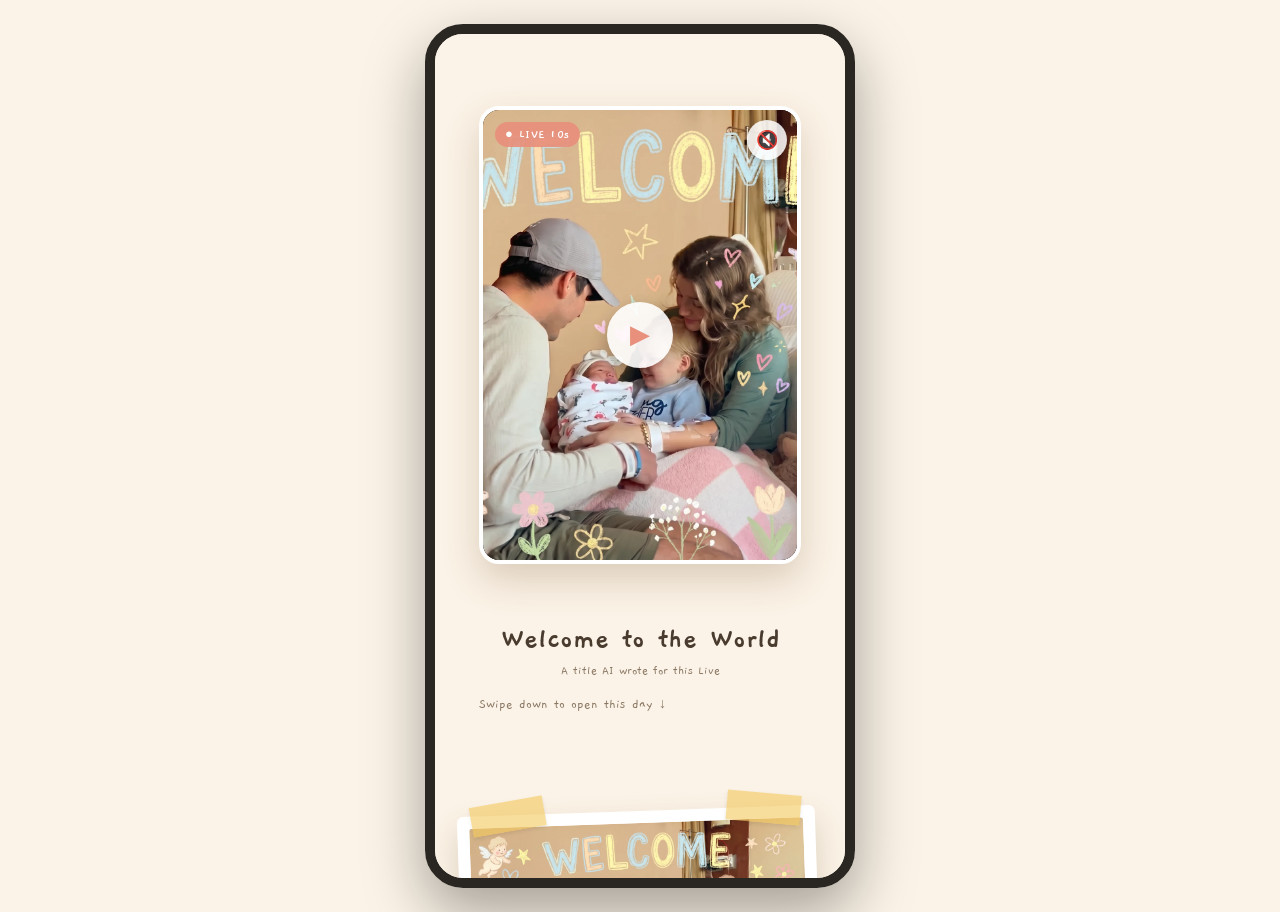
<file: index.html>
<!DOCTYPE html>
<html lang="en">
<head>
<meta charset="UTF-8" />
<meta name="viewport" content="width=device-width, initial-scale=1.0, viewport-fit=cover" />
<title>Moment · Memory Card</title>
<link rel="preconnect" href="https://fonts.googleapis.com" />
<link rel="preconnect" href="https://fonts.gstatic.com" crossorigin />
<link href="https://fonts.googleapis.com/css2?family=Gaegu:wght@400;700&family=Caveat:wght@400;600;700&display=swap" rel="stylesheet" />
<link rel="stylesheet" href="styles.css?v=7" />
</head>
<body>

<!-- decorative stickers (generated by the AI UI auto-design module: newborn · spring · tender theme) -->
<div class="bg-decor" aria-hidden="true">
  <span class="decor d-star"  style="--x:8%;  --d:0s;   --s:1;">✦</span>
  <span class="decor d-cloud" style="--x:78%; --d:3s;   --s:1.2;">☁︎</span>
  <span class="decor d-heart" style="--x:22%; --d:6s;   --s:.9;">❤︎</span>
  <span class="decor d-star"  style="--x:64%; --d:9s;   --s:.8;">✦</span>
  <span class="decor d-dot"   style="--x:42%; --d:1.5s; --s:1;">•</span>
  <span class="decor d-foot"  style="--x:88%; --d:4.5s; --s:1;">👣</span>
</div>

<main class="card">

  <!-- ① Hero: 10s Live + AI title -->
  <section class="module live-module">
    <div class="live-frame">
      <video id="liveVideo" class="live-video"
             playsinline loop muted
             poster="assets/hero.jpg"
             preload="metadata">
        <source src="assets/live.mp4" type="video/mp4" />
      </video>
      <div class="live-badge">● LIVE 10s</div>
      <button id="soundBtn" class="sound-btn" aria-label="toggle sound">🔇</button>
      <button id="playBtn" class="play-overlay" aria-label="play">▶</button>
    </div>
    <!-- AI title: short phrase, ≤4 words -->
    <h1 class="ai-title">Welcome to the World</h1>
    <p class="ai-title-sub">A title AI wrote for this Live</p>
    <div class="scroll-hint">Swipe down to open this day ↓</div>
  </section>

  <!-- ② Cover photo -->
  <section class="cover">
    <div class="cover-frame">
      <img src="assets/hero.jpg" alt="Welcome — family of 4" class="cover-img" />
      <div class="cover-tape tape-l"></div>
      <div class="cover-tape tape-r"></div>
    </div>
    <div class="cover-meta">
      <span class="brandlet">Moment</span>
      <span class="cover-date">August 2024</span>
    </div>
  </section>

  <!-- ③ Audio: fun voice highlights -->
  <section class="module audio-module">
    <div class="m-label">🎙 What everyone's saying</div>
    <div class="bubbles">
      <div class="bubble b-them" data-src="assets/clips/line1.mp3">
        <span class="bub-play">▶</span>I have someone for you to meet, baby ♡
      </div>
      <div class="bubble b-me" data-src="assets/clips/line2.mp3">
        <span class="bub-play">▶</span>You want to get cozy? You can hold her
      </div>
      <div class="bubble b-them" data-src="assets/clips/line3.mp3">
        <span class="bub-play">▶</span>Good job, Ezra — she loves it!
      </div>
      <div class="bubble b-me" data-src="assets/clips/line4.mp3">
        <span class="bub-play">▶</span>Hi, beautiful boy — Mommy missed you today
      </div>
      <div class="bubble b-them" data-src="assets/clips/line5.mp3">
        <span class="bub-play">▶</span>Who's that? Your best friend?
      </div>
    </div>
    <!-- hidden player: plays the per-line clip files -->
    <audio id="clipAudio" preload="none"></audio>
  </section>

  <!-- ④ Text: AI first-person memory story -->
  <section class="module poem-module">
    <div class="m-label">✍ The story of this day</div>
    <div class="poem-paper">
      <p class="poem">
        Ezra reached out with both arms, and we all went quiet as we lowered her in. He'd been asking to hold her since morning. Somehow this tiny person settled against his chest like she already knew him, and his whole face changed — careful, proud, a little scared. "She loves it," someone whispered. The room was warm and bright and full of us. Four now. He didn't want to let go.
      </p>
      <div class="poem-sign">—— by Moment AI</div>
    </div>
  </section>

  <!-- ⑤ Brand + AI auto-design note -->
  <footer class="card-footer">
    <div class="brand">Moment</div>
    <div class="brand-tag">Capturing every moment worth keeping</div>
  </footer>

</main>

<script src="app.js?v=7"></script>
</body>
</html>
</file>
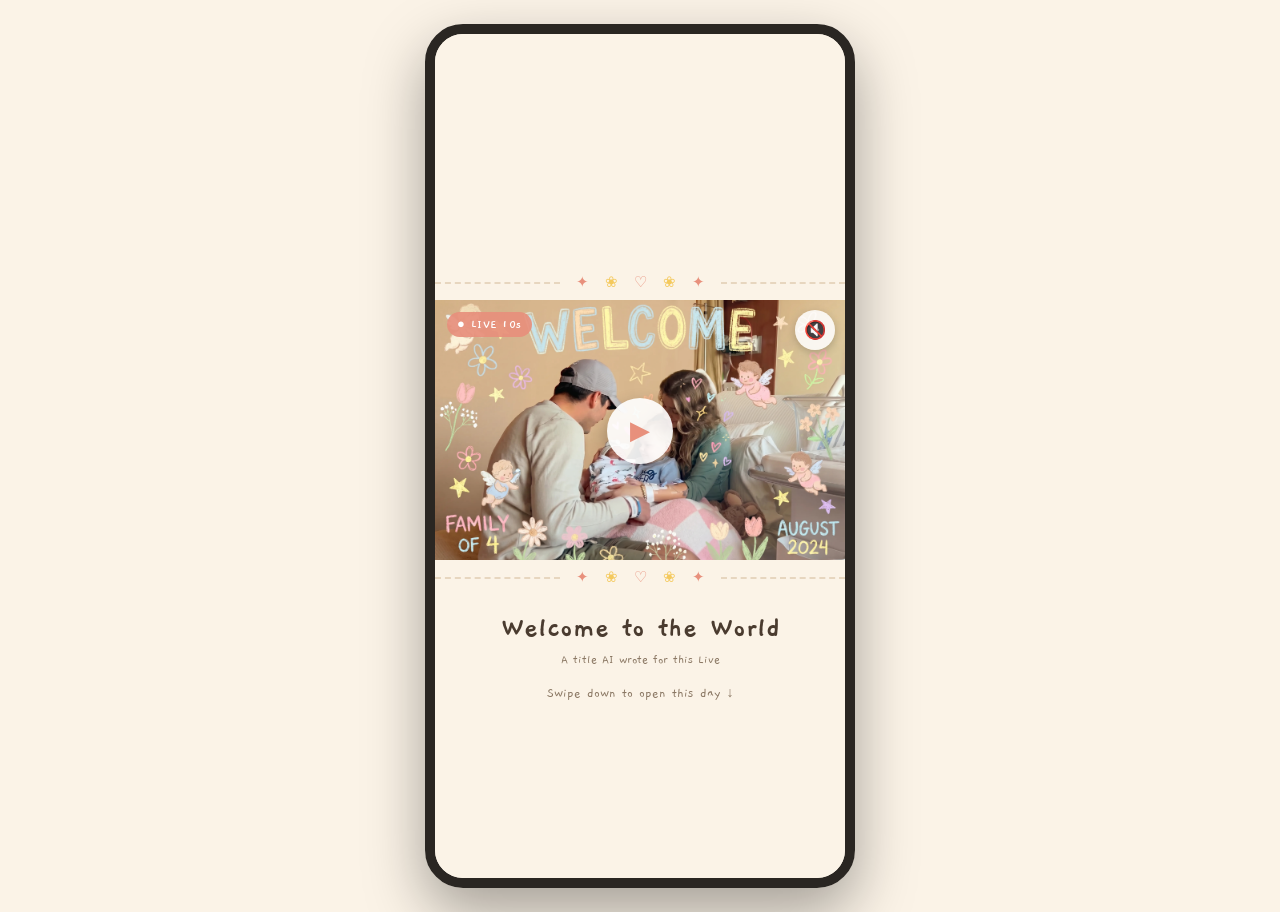
<file: wide/index.html>
<!DOCTYPE html>
<html lang="en">
<head>
<meta charset="UTF-8" />
<meta name="viewport" content="width=device-width, initial-scale=1.0, viewport-fit=cover" />
<title>Moment · Memory Card</title>
<link rel="preconnect" href="https://fonts.googleapis.com" />
<link rel="preconnect" href="https://fonts.gstatic.com" crossorigin />
<link href="https://fonts.googleapis.com/css2?family=Gaegu:wght@400;700&family=Caveat:wght@400;600;700&display=swap" rel="stylesheet" />
<link rel="stylesheet" href="styles.css?v=7" />
</head>
<body>

<!-- decorative stickers (generated by the AI UI auto-design module: newborn · spring · tender theme) -->
<div class="bg-decor" aria-hidden="true">
  <span class="decor d-star"  style="--x:8%;  --d:0s;   --s:1;">✦</span>
  <span class="decor d-cloud" style="--x:78%; --d:3s;   --s:1.2;">☁︎</span>
  <span class="decor d-heart" style="--x:22%; --d:6s;   --s:.9;">❤︎</span>
  <span class="decor d-star"  style="--x:64%; --d:9s;   --s:.8;">✦</span>
  <span class="decor d-dot"   style="--x:42%; --d:1.5s; --s:1;">•</span>
  <span class="decor d-foot"  style="--x:88%; --d:4.5s; --s:1;">👣</span>
</div>

<main class="card">

  <!-- ① Hero: 10s Live + AI title -->
  <section class="module live-module">
    <div class="live-hero">
      <!-- 上花边：与绘本风格契合的装饰 -->
      <div class="live-edge live-edge-top" aria-hidden="true">
        <span>✦</span><span>❀</span><span>♡</span><span>❀</span><span>✦</span>
      </div>
      <div class="live-frame">
        <video id="liveVideo" class="live-video"
               playsinline loop muted
               poster="assets/hero.jpg"
               preload="metadata">
          <source src="assets/live.mp4" type="video/mp4" />
        </video>
        <div class="live-badge">● LIVE 10s</div>
        <button id="soundBtn" class="sound-btn" aria-label="toggle sound">🔇</button>
        <button id="playBtn" class="play-overlay" aria-label="play">▶</button>
      </div>
      <!-- 下花边 -->
      <div class="live-edge live-edge-bottom" aria-hidden="true">
        <span>✦</span><span>❀</span><span>♡</span><span>❀</span><span>✦</span>
      </div>
      <!-- AI title: short phrase, ≤4 words -->
      <div class="live-caption">
        <h1 class="ai-title">Welcome to the World</h1>
        <p class="ai-title-sub">A title AI wrote for this Live</p>
        <div class="scroll-hint">Swipe down to open this day ↓</div>
      </div>
    </div>
  </section>

  <!-- ② Cover photo -->
  <section class="cover">
    <div class="cover-frame">
      <img src="assets/hero.jpg" alt="Welcome — family of 4" class="cover-img" />
      <div class="cover-tape tape-l"></div>
      <div class="cover-tape tape-r"></div>
    </div>
    <div class="cover-meta">
      <span class="brandlet">Moment</span>
      <span class="cover-date">August 2024</span>
    </div>
  </section>

  <!-- ③ Audio: fun voice highlights -->
  <section class="module audio-module">
    <div class="m-label">🎙 What everyone's saying</div>
    <div class="bubbles">
      <div class="bubble b-them" data-src="assets/clips/line1.mp3">
        <span class="bub-play">▶</span>I have someone for you to meet, baby ♡
      </div>
      <div class="bubble b-me" data-src="assets/clips/line2.mp3">
        <span class="bub-play">▶</span>You want to get cozy? You can hold her
      </div>
      <div class="bubble b-them" data-src="assets/clips/line3.mp3">
        <span class="bub-play">▶</span>Good job, Ezra — she loves it!
      </div>
      <div class="bubble b-me" data-src="assets/clips/line4.mp3">
        <span class="bub-play">▶</span>Hi, beautiful boy — Mommy missed you today
      </div>
      <div class="bubble b-them" data-src="assets/clips/line5.mp3">
        <span class="bub-play">▶</span>Who's that? Your best friend?
      </div>
    </div>
    <!-- hidden player: plays the per-line clip files -->
    <audio id="clipAudio" preload="none"></audio>
  </section>

  <!-- ④ Text: AI healing poem -->
  <section class="module poem-module">
    <div class="m-label">✍ A little poem for you</div>
    <div class="poem-paper">
      <p class="poem">
        On a March morning, you gently arrived<br/>
        Tiny hands holding the whole wide world<br/>
        Mommy's arms — your very first ocean<br/>
        Daddy's shoulders, shielding you from the wind<br/>
        From today on, we are all your home
      </p>
      <div class="poem-sign">—— by Moment AI</div>
    </div>
  </section>

  <!-- ⑤ Stylized photo: flat cartoon highlight frame -->
  <section class="module stylized-module">
    <div class="m-label">🎨 This frame, turned into art</div>
    <div class="polaroid">
      <div class="polaroid-img-wrap">
        <img src="assets/cover.png" alt="stylized highlight frame" class="polaroid-img" />
      </div>
      <div class="polaroid-cap">Flat cartoon style · highlight</div>
    </div>
  </section>

  <!-- ⑥ Brand + AI auto-design note -->
  <footer class="card-footer">
    <div class="brand">Moment</div>
    <div class="brand-tag">Capturing every moment worth keeping</div>

    <details class="ai-note">
      <summary>✨ This card was designed by AI, just for you</summary>
      <div class="ai-note-body">
        <div class="ai-row"><span>Scene</span><b>Newborn · Family</b></div>
        <div class="ai-row"><span>Time</span><b>Spring morning</b></div>
        <div class="ai-row"><span>Weather</span><b>Sunny ☀︎</b></div>
        <div class="ai-row"><span>Mood</span><b>Tender · Joyful</b></div>
        <div class="ai-row"><span>Style</span><b>Warm storybook + baby stickers</b></div>
      </div>
    </details>
  </footer>

</main>

<script src="app.js?v=7"></script>
</body>
</html>
</file>
<file: styles.css>
/* =========================================================
   Moment · 记忆卡片 H5  ——  竖屏 · 简洁绘本 / 儿童化风格
   覆盖 PRD「卡片功能」全部模块：
   首图(Live+AI标题) / 音频 / AI治愈短诗 / 风格化照片 / 品牌标识 / UI自动设计
   ========================================================= */

:root{
  /* 暖橘绘本色板（由 UI 自动设计模块依据「新生儿·春日·温柔」生成） */
  --paper:      #fbf3e7;
  --paper-2:    #f6e8d6;
  --ink:        #4a3b2f;
  --ink-soft:   #8a7763;
  --accent:     #e8907c;   /* 暖珊瑚 */
  --accent-2:   #f4c95d;   /* 奶油黄 */
  --sky:        #a9cbd6;   /* 柔蓝 */
  --line:       #e7d6bf;
  --card-w:     430px;

  --f-cute:  "Gaegu", "Comic Sans MS", "PingFang SC", sans-serif;
  --f-poem:  "Caveat", "Gaegu", "Segoe Script", cursive;
  --f-en:    "Gaegu", "Comic Sans MS", cursive;
}

*{ box-sizing:border-box; margin:0; padding:0; -webkit-tap-highlight-color:transparent; }

html,body{ background:var(--paper); }

body{
  font-family: var(--f-cute);
  color: var(--ink);
  display:flex;
  justify-content:center;
  min-height:100vh;
  /* 单一连续底色，无分层 */
  background: var(--paper);
}

/* ---------- 卡片主体（竖屏画布） ---------- */
.card{
  position:relative;
  width:100%;
  max-width:var(--card-w);
  background: var(--paper);     /* 连续单色，无条纹/渐变分层 */
  min-height:100vh;
  overflow:hidden;
  box-shadow:0 0 50px rgba(120,90,50,.18);
  padding-bottom:48px;
}

/* ---------- 飘落装饰贴纸（UI 自动设计：贴纸层） ---------- */
.bg-decor{ position:fixed; inset:0; pointer-events:none; z-index:5;
  max-width:var(--card-w); margin:0 auto; overflow:hidden; }
.decor{
  position:absolute; top:-8%; left:var(--x);
  font-size:calc(20px * var(--s));
  opacity:.5;
  animation: floatDown 14s linear infinite;
  animation-delay: var(--d);
}
.d-star{ color:var(--accent-2); }
.d-cloud{ color:#fff; font-size:calc(30px*var(--s)); text-shadow:0 2px 6px rgba(140,170,180,.4); }
.d-heart{ color:var(--accent); }
.d-dot{ color:var(--sky); font-size:calc(34px*var(--s)); }
.d-foot{ filter:saturate(.8); }
@keyframes floatDown{
  0%{ transform:translateY(-10vh) rotate(0deg); opacity:0; }
  10%{ opacity:.5; }
  90%{ opacity:.5; }
  100%{ transform:translateY(112vh) rotate(40deg); opacity:0; }
}

/* ---------- ① 封面 ---------- */
.cover{ position:relative; padding:34px 26px 22px; text-align:center; z-index:6; }
.cover-frame{
  position:relative;
  background:#fff;
  padding:12px 12px 14px;
  border-radius:6px;
  box-shadow:0 14px 30px rgba(120,80,40,.22);
  transform:rotate(-2deg);
}
.cover-img{ width:100%; display:block; border-radius:3px; }
.cover-tape{
  position:absolute; top:-14px; width:74px; height:30px;
  background:rgba(244,201,93,.6);
  box-shadow:0 2px 4px rgba(0,0,0,.08);
}
.tape-l{ left:14px; transform:rotate(-8deg); }
.tape-r{ right:14px; transform:rotate(7deg); }
.cover-meta{
  display:flex; justify-content:space-between; align-items:baseline;
  margin:18px 6px 0;
}
.brandlet{ font-family:var(--f-en); font-size:24px; color:var(--accent); font-weight:700; }
.cover-date{ font-family:var(--f-en); font-size:18px; color:var(--ink-soft); letter-spacing:2px; }
.scroll-hint{
  margin-top:16px; font-size:14px; color:var(--ink-soft);
  animation: bob 1.8s ease-in-out infinite;
}
@keyframes bob{ 0%,100%{ transform:translateY(0); } 50%{ transform:translateY(5px); } }

/* ---------- 通用模块 ---------- */
.module{ position:relative; z-index:6; padding:26px 26px 8px; }
.m-label{
  display:inline-block;
  font-size:16px; color:var(--ink);
  background:var(--accent-2);
  padding:5px 14px; border-radius:14px 14px 14px 4px;
  box-shadow:0 3px 0 rgba(190,150,60,.35);
  margin-bottom:16px;
}

/* ---------- ② 首图 Live ---------- */
.module.live-module{
  padding:72px 44px 64px;
}
.live-frame{
  position:relative;
  width:100%;
  max-width:340px;
  margin:0 auto 56px;
  aspect-ratio:38 / 54;
  border-radius:20px;
  overflow:hidden;
  background:#000;
  box-shadow:0 16px 36px rgba(120,80,40,.24);
  border:4px solid #fff;
}
.live-module .ai-title,
.live-module .ai-title-sub,
.live-module .scroll-hint{
  padding-left:0;
  padding-right:0;
}
.live-video{ width:100%; height:100%; object-fit:cover; display:block; }
.live-badge{
  position:absolute; top:12px; left:12px;
  background:rgba(232,144,124,.92); color:#fff;
  font-family:var(--f-en); font-size:13px; font-weight:700;
  padding:4px 10px; border-radius:20px;
  letter-spacing:.5px;
}
.sound-btn{
  position:absolute; top:10px; right:10px;
  width:40px; height:40px; border:none; border-radius:50%;
  background:rgba(255,255,255,.85); font-size:18px; cursor:pointer;
  box-shadow:0 3px 8px rgba(0,0,0,.2);
}
.play-overlay{
  position:absolute; inset:0; margin:auto;
  width:66px; height:66px; border:none; border-radius:50%;
  background:rgba(255,255,255,.9); color:var(--accent);
  font-size:26px; cursor:pointer;
  display:flex; align-items:center; justify-content:center;
  box-shadow:0 6px 16px rgba(0,0,0,.25);
  transition:opacity .3s, transform .2s;
}
.play-overlay.hidden{ opacity:0; pointer-events:none; transform:scale(.7); }
.play-overlay:active{ transform:scale(.9); }

.ai-title{
  font-family:var(--f-cute);
  font-size:30px; color:var(--ink);
  text-align:center; margin:0 0 4px; line-height:1.3;
}
.ai-title-sub{ text-align:center; font-size:13px; color:var(--ink-soft); }

/* ---------- ③ 音频气泡 ---------- */
.bubbles{ display:flex; flex-direction:column; gap:12px; margin-bottom:18px; }
.bubble{
  max-width:82%; padding:12px 16px; font-size:16px; line-height:1.5;
  border-radius:18px; box-shadow:0 4px 10px rgba(120,80,40,.12);
  position:relative; cursor:pointer;
  display:flex; align-items:center; gap:9px;
  transition:transform .12s ease, box-shadow .2s ease;
}
.bubble:active{ transform:scale(.98); }
.bub-play{
  flex:0 0 auto;
  width:22px; height:22px; border-radius:50%;
  display:inline-flex; align-items:center; justify-content:center;
  font-size:10px; color:#fff; background:var(--accent);
}
.b-them{ align-self:flex-start; background:#fff; border-bottom-left-radius:4px; }
.b-me{ align-self:flex-end; background:var(--sky); color:#2b4750; border-bottom-right-radius:4px; }
.b-me .bub-play{ background:#2b4750; }
.bubble.playing{ box-shadow:0 0 0 2px var(--accent), 0 6px 14px rgba(232,144,124,.35); }
.bubble.playing .bub-play{ animation:pulse 1s ease-in-out infinite; }
@keyframes pulse{ 0%,100%{ transform:scale(1); } 50%{ transform:scale(1.18); } }
.audio-play{
  display:flex; align-items:center; gap:12px;
  width:100%; padding:14px 18px; border:none; cursor:pointer;
  background:var(--accent); color:#fff; border-radius:18px;
  font-family:var(--f-cute); font-size:16px;
  box-shadow:0 6px 14px rgba(232,144,124,.4);
}
.ap-icon{ font-size:16px; }
.ap-wave{ display:flex; align-items:center; gap:3px; height:20px; flex:1; }
.ap-wave i{ width:3px; height:6px; background:rgba(255,255,255,.9); border-radius:2px; }
.audio-play.playing .ap-wave i{ animation: wave .9s ease-in-out infinite; }
.ap-wave i:nth-child(2){ animation-delay:.15s; }
.ap-wave i:nth-child(3){ animation-delay:.3s; }
.ap-wave i:nth-child(4){ animation-delay:.45s; }
.ap-wave i:nth-child(5){ animation-delay:.6s; }
@keyframes wave{ 0%,100%{ height:6px; } 50%{ height:18px; } }
.ap-text{ white-space:nowrap; }

/* ---------- ④ AI 治愈短诗 ---------- */
.poem-paper{
  background:#fffdf8;
  border:1px dashed var(--line);
  border-radius:14px;
  padding:26px 22px 18px;
  box-shadow:0 6px 16px rgba(120,80,40,.1);
}
.poem{
  font-family:var(--f-poem);
  font-size:20px; line-height:1.9; color:var(--ink);
  letter-spacing:.3px;
}
.poem-sign{ text-align:right; margin-top:14px; font-family:var(--f-en); font-size:14px; color:var(--ink-soft); }

/* ---------- ⑤ 风格化照片（拍立得） ---------- */
.stylized-module{ display:flex; flex-direction:column; align-items:flex-start; }
.polaroid{
  align-self:center;
  background:#fff; padding:14px 14px 0; border-radius:4px;
  box-shadow:0 14px 30px rgba(120,80,40,.22);
  transform:rotate(2deg);
  margin-top:6px;
}
.polaroid-img-wrap{ overflow:hidden; border-radius:2px; }
.polaroid-img{ width:100%; display:block; filter:saturate(1.05) contrast(1.02); }
.polaroid-cap{
  font-family:var(--f-en); font-size:18px; color:var(--ink-soft);
  text-align:center; padding:14px 0 18px;
}

/* ---------- ⑥ 品牌标识 + UI 自动设计 ---------- */
.card-footer{ position:relative; z-index:6; text-align:center; padding:34px 26px 0; }
.brand{ font-family:var(--f-en); font-size:36px; color:var(--accent); font-weight:700; }
.brand-tag{ font-size:13px; color:var(--ink-soft); margin-top:2px; }

.ai-note{
  margin:24px auto 0; max-width:320px;
  background:#fffdf8; border:1px solid var(--line); border-radius:14px;
  text-align:left; overflow:hidden;
}
.ai-note summary{
  cursor:pointer; list-style:none; padding:13px 16px;
  font-size:14px; color:var(--ink); background:var(--paper-2);
}
.ai-note summary::-webkit-details-marker{ display:none; }
.ai-note-body{ padding:8px 16px 14px; }
.ai-row{ display:flex; justify-content:space-between; padding:7px 0; border-bottom:1px dashed var(--line); font-size:14px; }
.ai-row:last-child{ border-bottom:none; }
.ai-row span{ color:var(--ink-soft); }
.ai-row b{ color:var(--ink); font-weight:400; }

/* ---------- 桌面预览：模拟手机外框 ---------- */
@media (min-width:480px){
  body{ align-items:center; padding:24px 0; }
  .card{ border-radius:38px; min-height:auto; max-height:96vh; overflow-y:auto;
         border:10px solid #2a2622; box-shadow:0 24px 60px rgba(0,0,0,.35); }
  .live-frame{
    border-radius:20px;
  }
  .bg-decor{ display:none; }
}
</file>
<file: wide/styles.css>
/* =========================================================
   Moment · 记忆卡片 H5  ——  竖屏 · 简洁绘本 / 儿童化风格
   覆盖 PRD「卡片功能」全部模块：
   首图(Live+AI标题) / 音频 / AI治愈短诗 / 风格化照片 / 品牌标识 / UI自动设计
   ========================================================= */

:root{
  /* 暖橘绘本色板（由 UI 自动设计模块依据「新生儿·春日·温柔」生成） */
  --paper:      #fbf3e7;
  --paper-2:    #f6e8d6;
  --ink:        #4a3b2f;
  --ink-soft:   #8a7763;
  --accent:     #e8907c;   /* 暖珊瑚 */
  --accent-2:   #f4c95d;   /* 奶油黄 */
  --sky:        #a9cbd6;   /* 柔蓝 */
  --line:       #e7d6bf;
  --card-w:     430px;

  --f-cute:  "Gaegu", "Comic Sans MS", "PingFang SC", sans-serif;
  --f-poem:  "Caveat", "Gaegu", "Segoe Script", cursive;
  --f-en:    "Gaegu", "Comic Sans MS", cursive;
}

*{ box-sizing:border-box; margin:0; padding:0; -webkit-tap-highlight-color:transparent; }

html,body{ background:var(--paper); }

body{
  font-family: var(--f-cute);
  color: var(--ink);
  display:flex;
  justify-content:center;
  min-height:100vh;
  /* 单一连续底色，无分层 */
  background: var(--paper);
}

/* ---------- 卡片主体（竖屏画布） ---------- */
.card{
  position:relative;
  width:100%;
  max-width:var(--card-w);
  background: var(--paper);     /* 连续单色，无条纹/渐变分层 */
  min-height:100vh;
  overflow:hidden;
  box-shadow:0 0 50px rgba(120,90,50,.18);
  padding-bottom:48px;
}

/* ---------- 飘落装饰贴纸（UI 自动设计：贴纸层） ---------- */
.bg-decor{ position:fixed; inset:0; pointer-events:none; z-index:5;
  max-width:var(--card-w); margin:0 auto; overflow:hidden; }
.decor{
  position:absolute; top:-8%; left:var(--x);
  font-size:calc(20px * var(--s));
  opacity:.5;
  animation: floatDown 14s linear infinite;
  animation-delay: var(--d);
}
.d-star{ color:var(--accent-2); }
.d-cloud{ color:#fff; font-size:calc(30px*var(--s)); text-shadow:0 2px 6px rgba(140,170,180,.4); }
.d-heart{ color:var(--accent); }
.d-dot{ color:var(--sky); font-size:calc(34px*var(--s)); }
.d-foot{ filter:saturate(.8); }
@keyframes floatDown{
  0%{ transform:translateY(-10vh) rotate(0deg); opacity:0; }
  10%{ opacity:.5; }
  90%{ opacity:.5; }
  100%{ transform:translateY(112vh) rotate(40deg); opacity:0; }
}

/* ---------- ① 封面 ---------- */
.cover{ position:relative; padding:34px 26px 22px; text-align:center; z-index:6; }
.cover-frame{
  position:relative;
  background:#fff;
  padding:12px 12px 14px;
  border-radius:6px;
  box-shadow:0 14px 30px rgba(120,80,40,.22);
  transform:rotate(-2deg);
}
.cover-img{ width:100%; display:block; border-radius:3px; }
.cover-tape{
  position:absolute; top:-14px; width:74px; height:30px;
  background:rgba(244,201,93,.6);
  box-shadow:0 2px 4px rgba(0,0,0,.08);
}
.tape-l{ left:14px; transform:rotate(-8deg); }
.tape-r{ right:14px; transform:rotate(7deg); }
.cover-meta{
  display:flex; justify-content:space-between; align-items:baseline;
  margin:18px 6px 0;
}
.brandlet{ font-family:var(--f-en); font-size:24px; color:var(--accent); font-weight:700; }
.cover-date{ font-family:var(--f-en); font-size:18px; color:var(--ink-soft); letter-spacing:2px; }
.scroll-hint{
  margin-top:16px; font-size:14px; color:var(--ink-soft);
  animation: bob 1.8s ease-in-out infinite;
}
@keyframes bob{ 0%,100%{ transform:translateY(0); } 50%{ transform:translateY(5px); } }

/* ---------- 通用模块 ---------- */
.module{ position:relative; z-index:6; padding:26px 26px 8px; }
.m-label{
  display:inline-block;
  font-size:16px; color:var(--ink);
  background:var(--accent-2);
  padding:5px 14px; border-radius:14px 14px 14px 4px;
  box-shadow:0 3px 0 rgba(190,150,60,.35);
  margin-bottom:16px;
}

/* ---------- ② 首图 Live（全屏英雄区：视频满宽居中，标题紧贴视频下方） ---------- */
.module.live-module{
  padding:0;
  min-height:100vh;
  display:flex;
  flex-direction:column;
  justify-content:center;   /* 整组（花边+视频+标题）纵向居中 */
  align-items:center;
}
.live-hero{ width:100%; }
.live-frame{
  position:relative;
  width:100vw;              /* 满视口宽：边缘即屏幕边缘（挣脱 .card 宽度约束） */
  max-width:100vw;
  left:50%;
  transform:translateX(-50%);
  margin:0;
  aspect-ratio:85 / 54;   /* 宽屏卡片比例 长:宽 = 85:54（横向）；视频用 object-fit:cover 自动裁切填满，无需重编码 */
  border-radius:0;          /* 去圆角，贴边 */
  overflow:hidden;
  background:#000;
  box-shadow:none;          /* 去阴影 */
  border:none;              /* 去白边 */
}
/* 视频上下花边：与暖橘绘本风格契合的虚线 + 小 motif */
.live-edge{
  display:flex;
  align-items:center;
  justify-content:center;
  gap:16px;
  height:34px;
  color:var(--accent);
  font-size:15px;
  position:relative;
}
.live-edge span:nth-child(2n){ color:var(--accent-2); }   /* 交替暖珊瑚/奶油黄 */
.live-edge::before,
.live-edge::after{
  content:"";
  flex:1;
  max-width:34%;
  border-top:2px dashed var(--line);
}
.live-caption{
  text-align:center;
  padding:14px 24px 0;      /* 紧贴视频下花边下方 */
}
.live-module .ai-title,
.live-module .ai-title-sub,
.live-module .scroll-hint{
  padding-left:0;
  padding-right:0;
}
.live-video{ width:100%; height:100%; object-fit:cover; display:block; }
.live-badge{
  position:absolute; top:12px; left:12px;
  background:rgba(232,144,124,.92); color:#fff;
  font-family:var(--f-en); font-size:13px; font-weight:700;
  padding:4px 10px; border-radius:20px;
  letter-spacing:.5px;
}
.sound-btn{
  position:absolute; top:10px; right:10px;
  width:40px; height:40px; border:none; border-radius:50%;
  background:rgba(255,255,255,.85); font-size:18px; cursor:pointer;
  box-shadow:0 3px 8px rgba(0,0,0,.2);
}
.play-overlay{
  position:absolute; inset:0; margin:auto;
  width:66px; height:66px; border:none; border-radius:50%;
  background:rgba(255,255,255,.9); color:var(--accent);
  font-size:26px; cursor:pointer;
  display:flex; align-items:center; justify-content:center;
  box-shadow:0 6px 16px rgba(0,0,0,.25);
  transition:opacity .3s, transform .2s;
}
.play-overlay.hidden{ opacity:0; pointer-events:none; transform:scale(.7); }
.play-overlay:active{ transform:scale(.9); }

.ai-title{
  font-family:var(--f-cute);
  font-size:30px; color:var(--ink);
  text-align:center; margin:0 0 4px; line-height:1.3;
}
.ai-title-sub{ text-align:center; font-size:13px; color:var(--ink-soft); }

/* ---------- ③ 音频气泡 ---------- */
.bubbles{ display:flex; flex-direction:column; gap:12px; margin-bottom:18px; }
.bubble{
  max-width:82%; padding:12px 16px; font-size:16px; line-height:1.5;
  border-radius:18px; box-shadow:0 4px 10px rgba(120,80,40,.12);
  position:relative; cursor:pointer;
  display:flex; align-items:center; gap:9px;
  transition:transform .12s ease, box-shadow .2s ease;
}
.bubble:active{ transform:scale(.98); }
.bub-play{
  flex:0 0 auto;
  width:22px; height:22px; border-radius:50%;
  display:inline-flex; align-items:center; justify-content:center;
  font-size:10px; color:#fff; background:var(--accent);
}
.b-them{ align-self:flex-start; background:#fff; border-bottom-left-radius:4px; }
.b-me{ align-self:flex-end; background:var(--sky); color:#2b4750; border-bottom-right-radius:4px; }
.b-me .bub-play{ background:#2b4750; }
.bubble.playing{ box-shadow:0 0 0 2px var(--accent), 0 6px 14px rgba(232,144,124,.35); }
.bubble.playing .bub-play{ animation:pulse 1s ease-in-out infinite; }
@keyframes pulse{ 0%,100%{ transform:scale(1); } 50%{ transform:scale(1.18); } }
.audio-play{
  display:flex; align-items:center; gap:12px;
  width:100%; padding:14px 18px; border:none; cursor:pointer;
  background:var(--accent); color:#fff; border-radius:18px;
  font-family:var(--f-cute); font-size:16px;
  box-shadow:0 6px 14px rgba(232,144,124,.4);
}
.ap-icon{ font-size:16px; }
.ap-wave{ display:flex; align-items:center; gap:3px; height:20px; flex:1; }
.ap-wave i{ width:3px; height:6px; background:rgba(255,255,255,.9); border-radius:2px; }
.audio-play.playing .ap-wave i{ animation: wave .9s ease-in-out infinite; }
.ap-wave i:nth-child(2){ animation-delay:.15s; }
.ap-wave i:nth-child(3){ animation-delay:.3s; }
.ap-wave i:nth-child(4){ animation-delay:.45s; }
.ap-wave i:nth-child(5){ animation-delay:.6s; }
@keyframes wave{ 0%,100%{ height:6px; } 50%{ height:18px; } }
.ap-text{ white-space:nowrap; }

/* ---------- ④ AI 治愈短诗 ---------- */
.poem-paper{
  background:#fffdf8;
  border:1px dashed var(--line);
  border-radius:14px;
  padding:26px 22px 18px;
  box-shadow:0 6px 16px rgba(120,80,40,.1);
}
.poem{
  font-family:var(--f-poem);
  font-size:27px; line-height:1.7; color:var(--ink);
  letter-spacing:.3px;
}
.poem-sign{ text-align:right; margin-top:14px; font-family:var(--f-en); font-size:14px; color:var(--ink-soft); }

/* ---------- ⑤ 风格化照片（拍立得） ---------- */
.stylized-module{ display:flex; flex-direction:column; align-items:flex-start; }
.polaroid{
  align-self:center;
  background:#fff; padding:14px 14px 0; border-radius:4px;
  box-shadow:0 14px 30px rgba(120,80,40,.22);
  transform:rotate(2deg);
  margin-top:6px;
}
.polaroid-img-wrap{ overflow:hidden; border-radius:2px; }
.polaroid-img{ width:100%; display:block; filter:saturate(1.05) contrast(1.02); }
.polaroid-cap{
  font-family:var(--f-en); font-size:18px; color:var(--ink-soft);
  text-align:center; padding:14px 0 18px;
}

/* ---------- ⑥ 品牌标识 + UI 自动设计 ---------- */
.card-footer{ position:relative; z-index:6; text-align:center; padding:34px 26px 0; }
.brand{ font-family:var(--f-en); font-size:36px; color:var(--accent); font-weight:700; }
.brand-tag{ font-size:13px; color:var(--ink-soft); margin-top:2px; }

.ai-note{
  margin:24px auto 0; max-width:320px;
  background:#fffdf8; border:1px solid var(--line); border-radius:14px;
  text-align:left; overflow:hidden;
}
.ai-note summary{
  cursor:pointer; list-style:none; padding:13px 16px;
  font-size:14px; color:var(--ink); background:var(--paper-2);
}
.ai-note summary::-webkit-details-marker{ display:none; }
.ai-note-body{ padding:8px 16px 14px; }
.ai-row{ display:flex; justify-content:space-between; padding:7px 0; border-bottom:1px dashed var(--line); font-size:14px; }
.ai-row:last-child{ border-bottom:none; }
.ai-row span{ color:var(--ink-soft); }
.ai-row b{ color:var(--ink); font-weight:400; }

/* ---------- 桌面预览：模拟手机外框 ---------- */
@media (min-width:480px){
  body{ align-items:center; padding:24px 0; }
  .card{ border-radius:38px; min-height:auto; max-height:96vh; overflow-y:auto;
         border:10px solid #2a2622; box-shadow:0 24px 60px rgba(0,0,0,.35); }
  /* 桌面预览里 .card 就是“屏幕”，视频满 card 宽即贴边 */
  .live-frame{
    width:100%;
    max-width:100%;
    left:auto;
    transform:none;
    border-radius:0;
  }
  .bg-decor{ display:none; }
}
</file>
